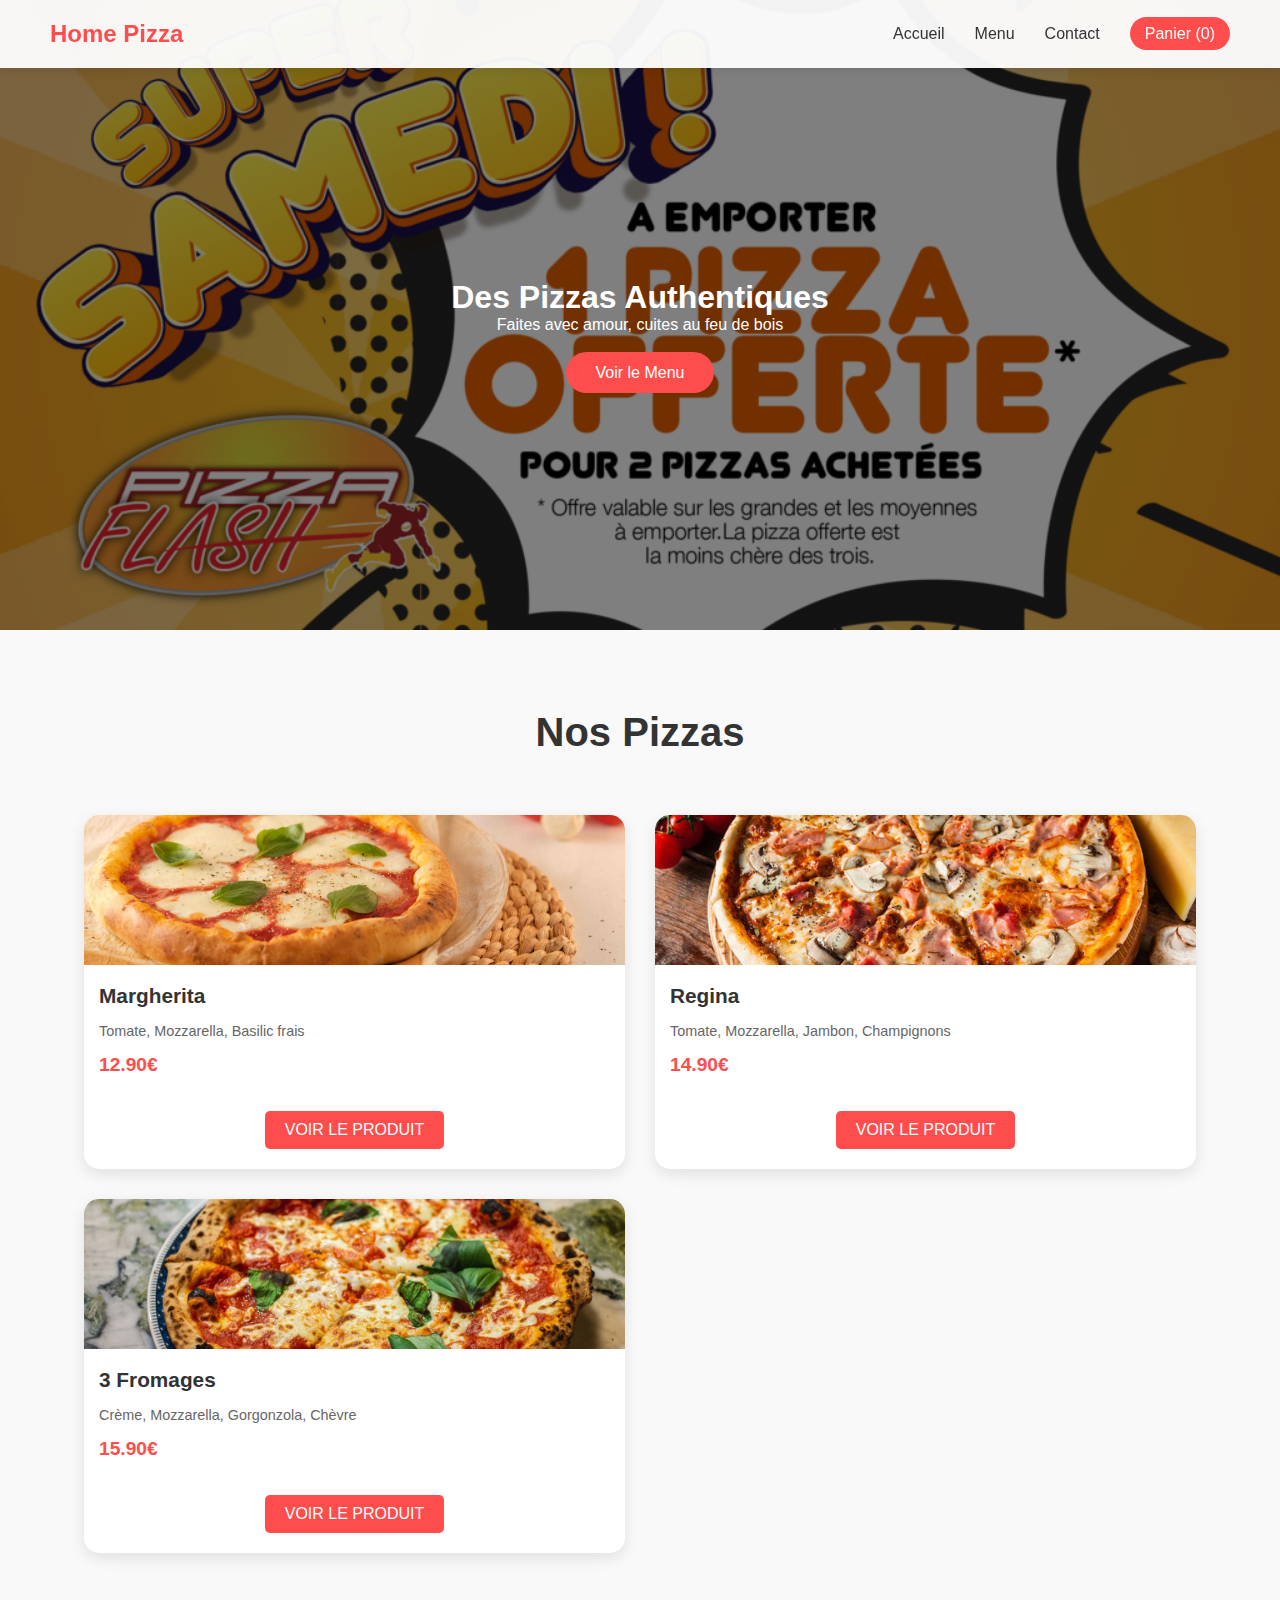
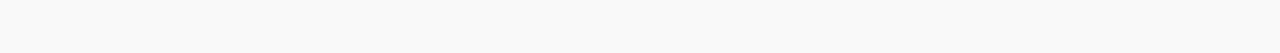
<file: index.html>
<!DOCTYPE html>
<html lang="fr">
<head>
    <meta charset="UTF-8">
    <meta name="viewport" content="width=device-width, initial-scale=1.0">
    <title>Home Pizza - Les Meilleures Pizzas</title>
    <link rel="stylesheet" href="styles.css">
</head>
<body>
    <nav>
        <div class="logo">Home Pizza</div>
        <ul>
            <li><a href="index.html">Accueil</a></li>
            <li><a href="#menu">Menu</a></li>
            <li><a href="contact.html">Contact</a></li>
            <li><a href="panier.html" class="panier">Panier  (<span id="panier-count">0</span>)</a> </li>
        </ul>
    </nav>

    <section id="accueil">
        <div class="contenu-accueil">
            <h1>Des Pizzas Authentiques</h1>
            <p>Faites avec amour, cuites au feu de bois</p>
            <a href="#menu" class="bouton-commander">Voir le Menu</a>
        </div>
    </section>

    <section id="menu">
        <h2>Nos Pizzas</h2>
        <div class="grille-pizzas">
            <!-- Pizza 1 -->
            <a href="produit1.html" style="text-decoration:none" class="carte-pizza">
                <img src="pizza-margherita.jpg" alt="Pizza Margherita">
                <h3>Margherita</h3>
                <p>Tomate, Mozzarella, Basilic frais</p>
                <span class="prix">12.90€</span>
                <button class="bouton-voir">Voir le produit</button>
            </a>

            <!-- Pizza 2 -->
            <a href="produit2.html" style="text-decoration:none" class="carte-pizza">
                <img src="pizza-regina-123rf.jpg" alt="Pizza Regina">
                <h3>Regina</h3>
                <p>Tomate, Mozzarella, Jambon, Champignons</p>
                <span class="prix">14.90€</span>
                <button class="bouton-voir">Voir le produit</button>
            </a>

            <!-- Pizza 3 -->
            <a href="produit3.html" style="text-decoration:none" class="carte-pizza">
                <img src="pizza-4fromge.jpg" alt="Pizza 4 Fromages">
                <h3>3 Fromages</h3>
                <p>Crème, Mozzarella, Gorgonzola, Chèvre</p>
                <span class="prix">15.90€</span>
                <button class="bouton-voir">Voir le produit</button>
            </a>
        </div>
    </section>
</body>
</html>
</file>
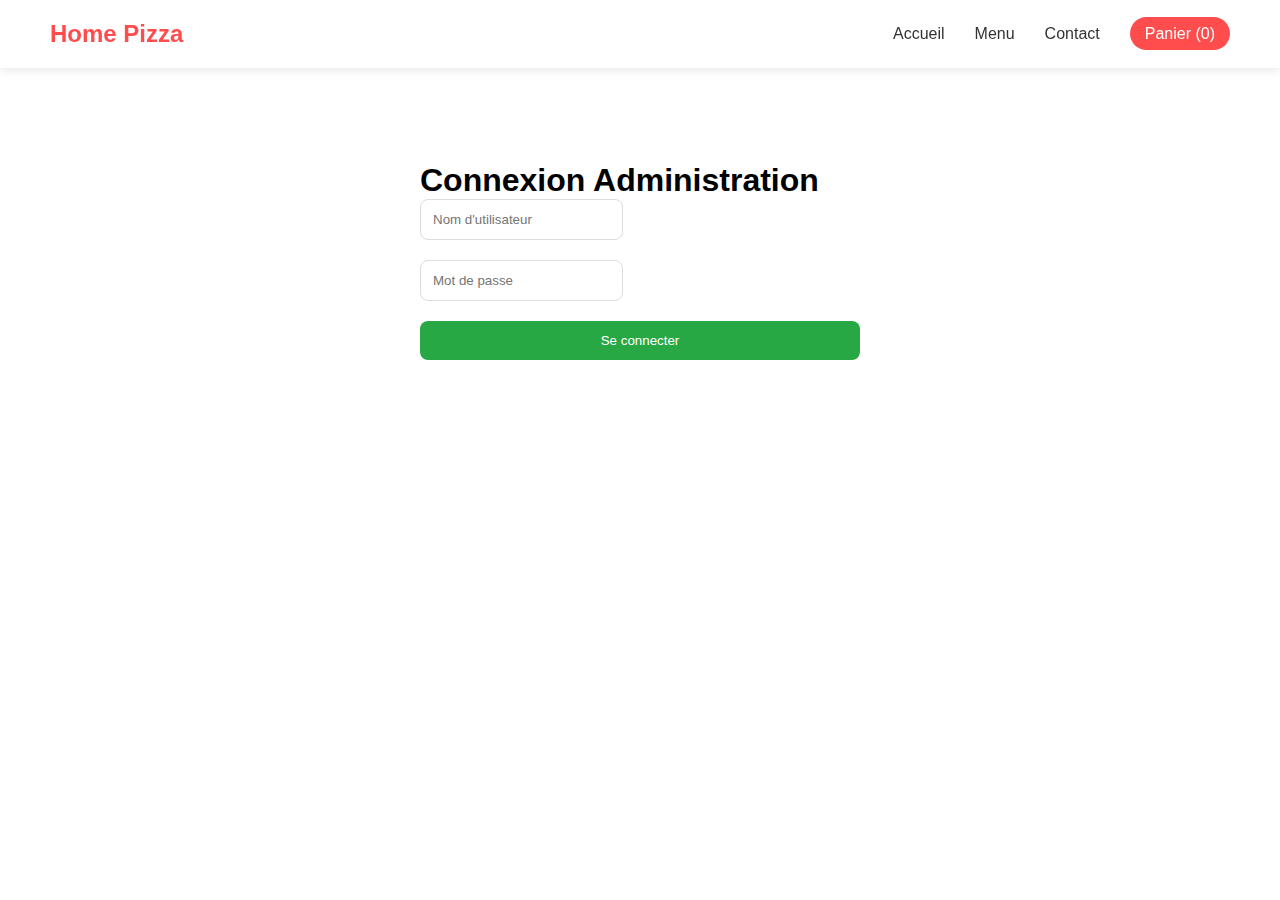
<file: admin-dashboard.html>
<!DOCTYPE html>
<html lang="fr">
<head>
    <meta charset="UTF-8">
    <meta name="viewport" content="width=device-width, initial-scale=1.0">
    <title>Tableau de Bord Admin - Home Pizza</title>
    <link rel="stylesheet" href="jnr.css">
    <link rel="stylesheet" href="admin.css">
</head>
<body>
    <nav>
        <div class="logo">Home Pizza - Admin</div>
        <ul>
            <li><a href="index.html">Site</a></li>
            <li><a href="#" onclick="deconnexion()">Déconnexion</a></li>
          </ul>
    </nav>

    

    <section class="section-admin admin-dashboard">
        <div class="conteneur-admin">
            <h1>Gestion des Commandes</h1>
            <div id="liste-commandes">
                <!-- Les commandes seront  ici  -->
            </div>
        </div>
    </section>

    <script src="admin.js"></script>
 </body>
</html>
</file>
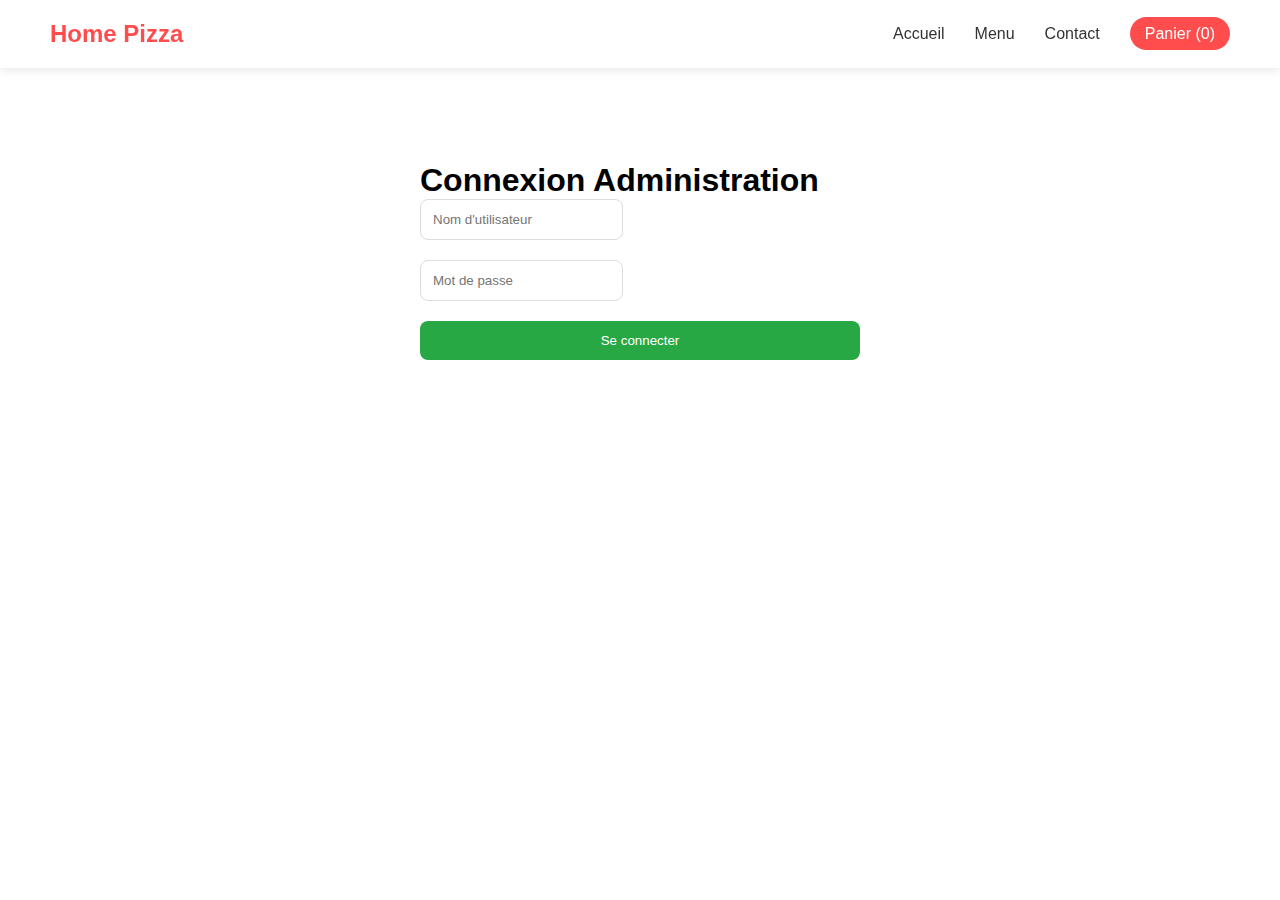
<file: admin-login.html>
<!DOCTYPE html>
<html lang="fr">
<head>
    <meta charset="UTF-8">
    <meta name="viewport" content="width=device-width, initial-scale=1.0">
    <title>Connexion Admin - Home Pizza</title>
    <link rel="stylesheet" href="jnr.css">
    <link rel="stylesheet" href="admin.css">
</head>
<body>
    <nav>
        <div class="logo">Home Pizza</div>
        <ul>
            <li><a href="index.html">Accueil</a></li>
            <li><a href="index.html#menu">Menu</a></li>
            <li><a href="contact.html">Contact</a></li>
            <li><a href="panier.html" class="panier">Panier  (<span id="panier-count">0</span>)</a></li>
        </ul>
    </nav>

    <section class="admin-login">
        <div class="conteneur-connexion">
           
            <form class="formulaire-connexion" id="loginForm" onsubmit="return connexionAdmin(event)">
                <div class="form-group">
                      <h1>Connexion Administration</h1>
                    <input type="text" id="identifiant" class="champ-saisie" placeholder="Nom d'utilisateur" required>
                </div>
                <div class="form-group">
                    <input type="password" id="motdepasse" class="champ-saisie" placeholder="Mot de passe" required>
                </div>
                <button type="submit" class="bouton-valider">Se connecter</button>
            </form>
        </div>
    </section>

    <script src="admin.js"></script>
</body>
</html>
</file>
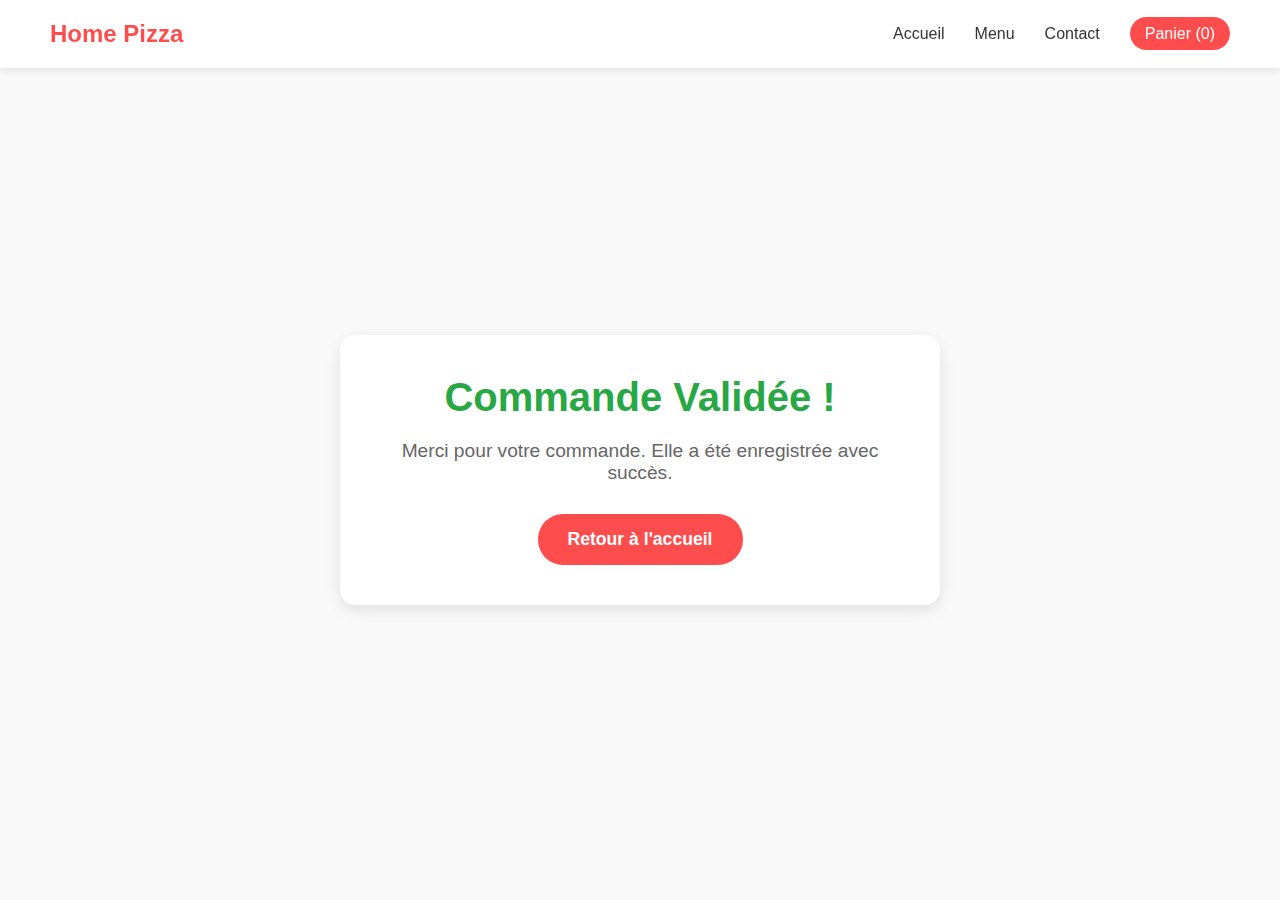
<file: confirmation.html>
<!DOCTYPE html>
<html lang="fr">
<head>
    <meta charset="UTF-8">
    <meta name="viewport" content="width=device-width, initial-scale=1.0">
    <title>Commande Confirmée - Home Pizza</title>
    <link rel="stylesheet" href="jnr.css">
</head>
<body>
    <nav>
        <div class="logo">Home Pizza</div>
        <ul>
            <li><a href="index.html">Accueil</a></li>
            <li><a href="index.html#menu">Menu</a></li>
            <li><a href="contact.html">Contact</a></li>
            <li><a href="panier.html" class="panier">Panier  (<span id="panier-count">0</span>)</a> </li>
        </ul>
    </nav>

    <section class="confirmation">
        <div class="confirmation-container">
            <h1>Commande Validée !</h1>
            <p>Merci pour votre commande. Elle a été enregistrée avec succès.</p>
            <a href="index.html" class="btn-commander">Retour à l'accueil</a>
        </div>
    </section>

    <script src="panier.js"></script>
</body>
</html>
</file>
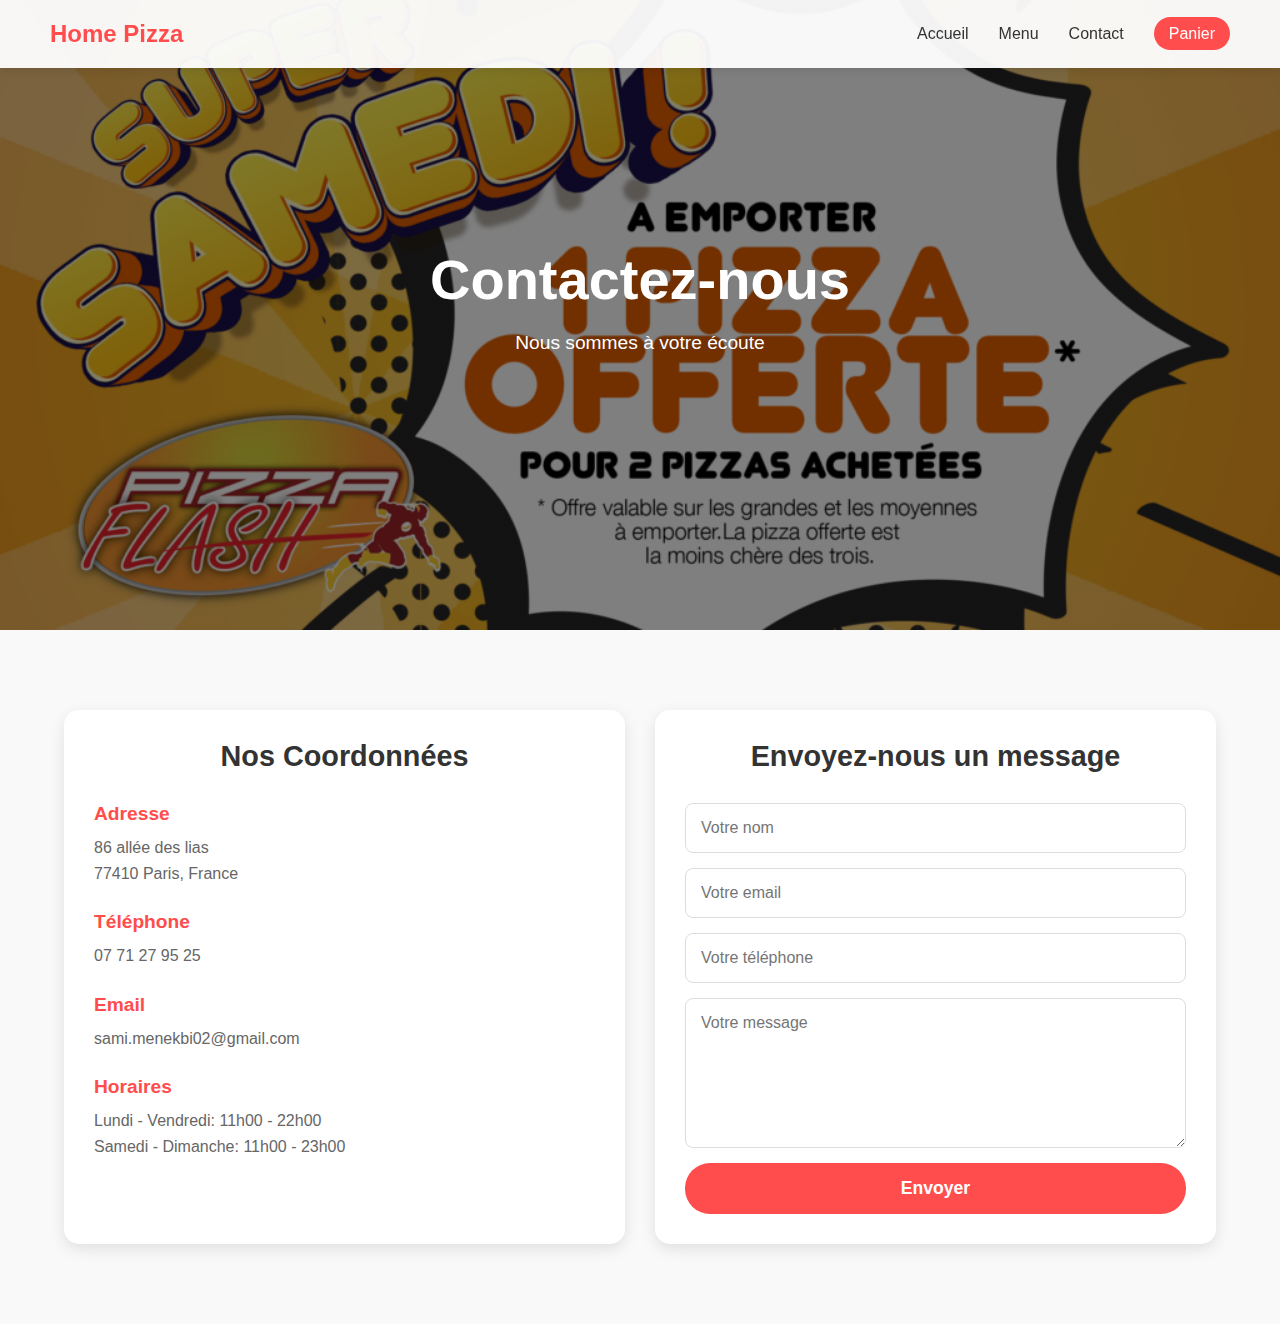
<file: contact.html>
<!DOCTYPE html>
<html lang="fr">
<head>
    <meta charset="UTF-8">
    <meta name="viewport" content="width=device-width, initial-scale=1.0">
    <title>Home Pizza - Contact</title>
    <link rel="stylesheet" href="jnr.css">
</head>
<body>
    <nav>
        <div class="logo">Home Pizza</div>
        <ul>
            <li><a href="index.html">Accueil</a></li>
             <li><a href="index.html#menu">Menu</a></li>
            <li><a href="contact.html">Contact</a></li>
            <li><a href="panier.html" class="panier">Panier </a></li>
        </ul>
    </nav>

    <section id="hero">
        <div class="hero-content">
          <h1>Contactez-nous</h1>
            <p>Nous sommes à votre écoute</p>
        </div>
    </section>

<section id="contact">
        <div class="grid-contact">
        <div class="carte-contact">
                <h3>Nos Coordonnées</h3>
            <div class="info-block">
                <h4>Adresse</h4>
                <p>86 allée des lias</p>
                 <p>77410 Paris, France</p>
                </div>
                <div class="info-block">
                    <h4>Téléphone</h4>
                    <p>07 71 27 95 25</p>
                </div>
                <div class="info-block">
                    <h4>Email</h4>
                    <p>sami.menekbi02@gmail.com</p>
                </div>
                <div class="info-block">
                    <h4>Horaires</h4>
                    <p>Lundi - Vendredi: 11h00 - 22h00</p>
                    <p>Samedi - Dimanche: 11h00 - 23h00</p>
                </div>
            </div>

            <div class="carte-contact">
                <h3>Envoyez-nous un message</h3>
                <form class="contact-form" id="contactForm">
                    <input type="text" name="nom" placeholder="Votre nom" required>
                    <input type="email" name="email" placeholder="Votre email" required>
                    <input type="tel" name="telephone" placeholder="Votre téléphone">
                    <textarea name="message" placeholder="Votre message" required></textarea>
                    <button type="button" class="btn-commander" onclick="verifierEtRediriger()">
                         Envoyer
                    </button>
                </form>
            </div>
            <script>
                function verifierEtRediriger() {
                     let form = document.getElementById("contactForm");
                    if (form.checkValidity()) {
                        window.location.href = 'env_mail.html';
                } else {
                        form.reportValidity();
                    }
                }
            </script>
            
            </div>
        </div>
    </section>
    
</body>
</html>
</file>
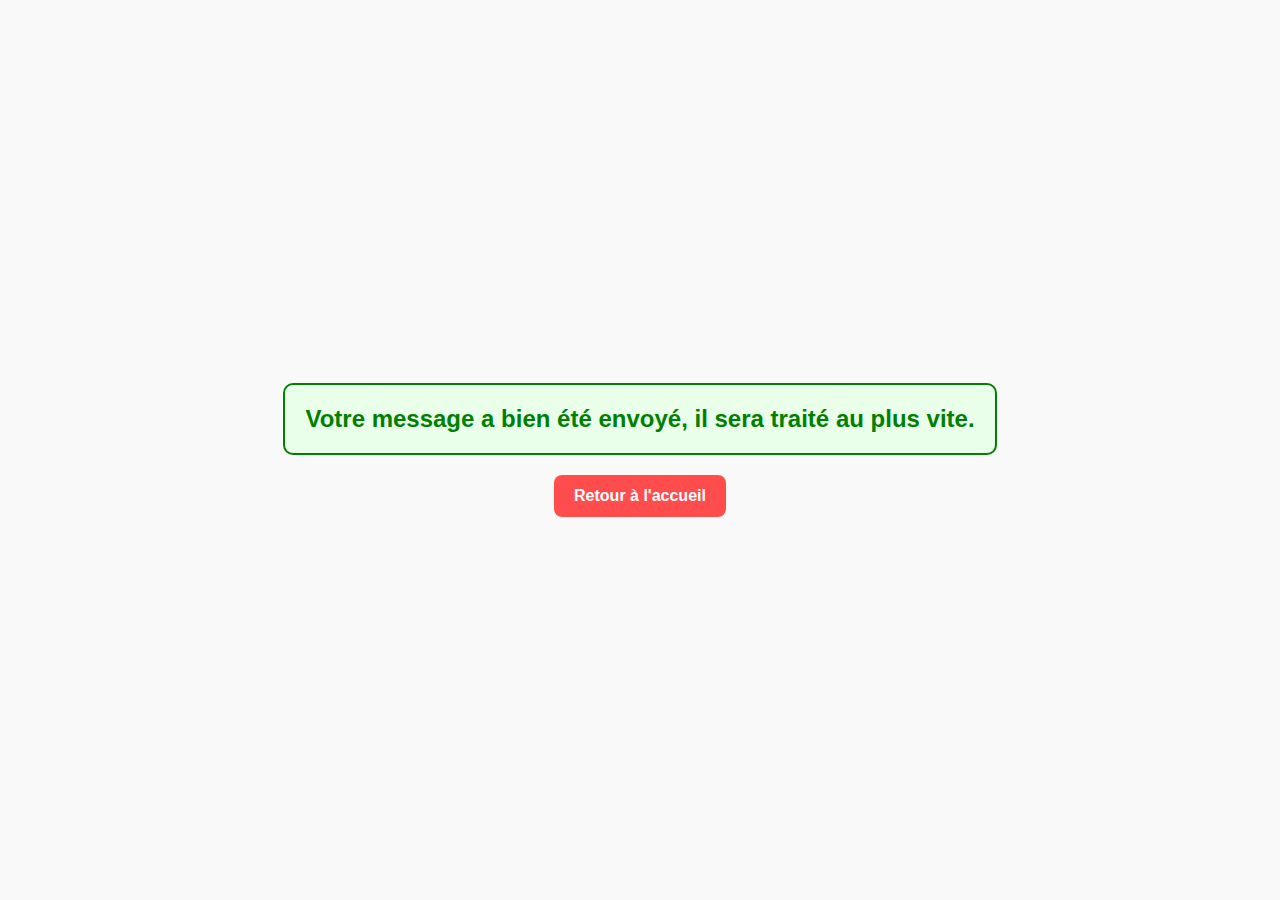
<file: env_mail.html>
<!DOCTYPE html>
<html lang="fr">
<head>
    <meta charset="UTF-8">
    <meta name="viewport" content="width=device-width, initial-scale=1.0">
    <title>Message Envoyé</title>
    <style>
        body {
            display: flex;
            justify-content: center;
            align-items: center;
            height: 100vh;
            background-color: #f9f9f9;
            margin: 0;
            font-family: Arial, sans-serif;
            flex-direction: column;
        }
        .message {
            color: green;
            font-size: 1.5rem;
            font-weight: bold;
            text-align: center;
            padding: 20px;
            border: 2px solid green;
            border-radius: 10px;
            background-color: #eaffea;
            margin-bottom: 20px;
        }
        .btn-retour {
            background-color: #ff4d4d;
            color: white;
            padding: 12px 20px;
            font-size: 1rem;
            font-weight: bold;
            border: none;
            border-radius: 8px;
            cursor: pointer;
            text-decoration: none;
        }
        .btn-retour:hover {
            background-color: #cc0000;
        }
    </style>
</head>
<body>
    <div class="message">
        Votre message a bien été envoyé, il sera traité au plus vite.
    </div>
    <a href="index.html" class="btn-retour">Retour à l'accueil</a>
</body>
</html>
</file>
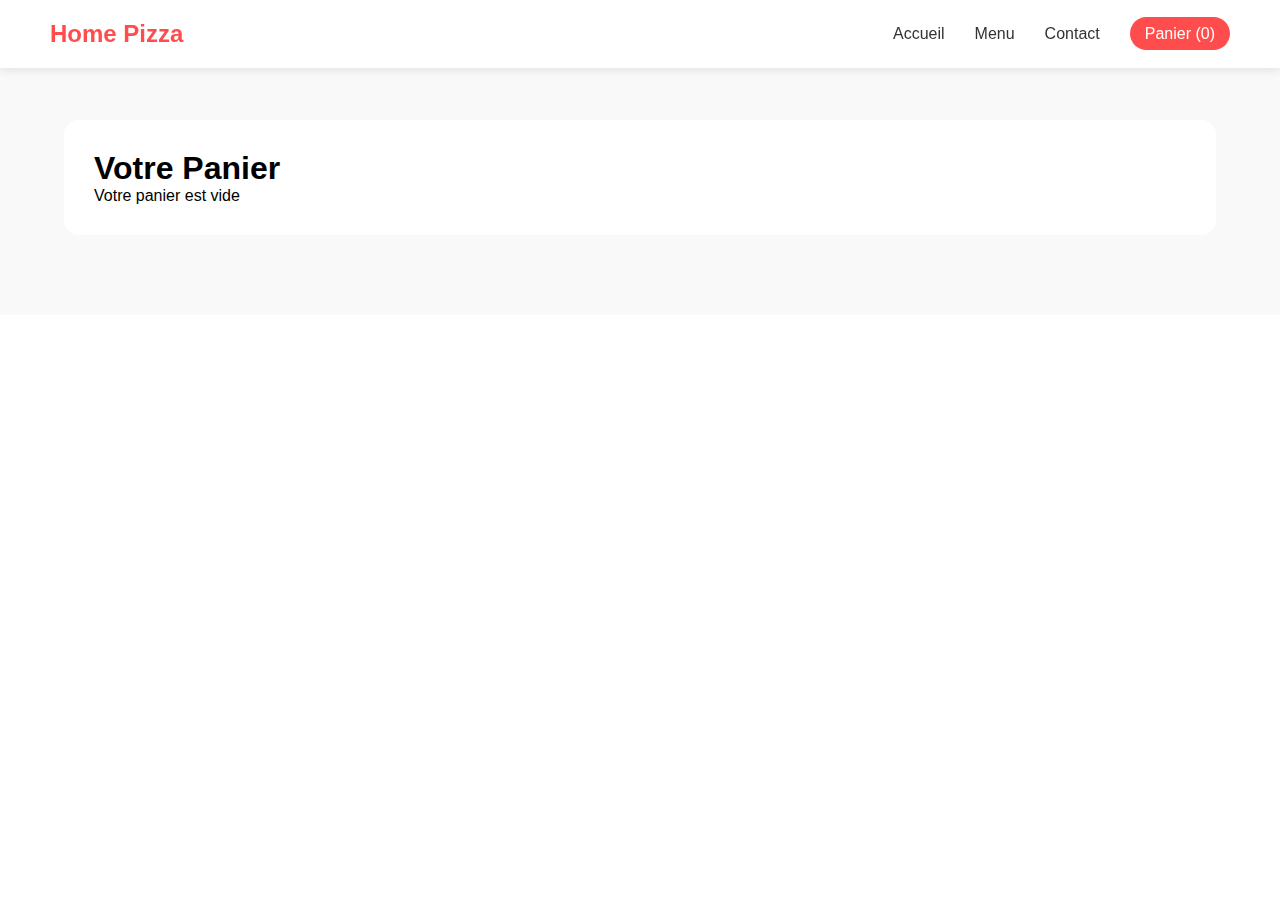
<file: panier.html>
<!DOCTYPE html>
<html lang="fr">
<head>
    <meta charset="UTF-8">
    <meta name="viewport" content="width=device-width, initial-scale=1.0">
    <title>Panier - Home Pizza</title>
    <link rel="stylesheet" href="styles.css">
</head>
<body>
    <nav>
        <div class="logo">Home Pizza</div>
        <ul>
            <li><a href="index.html">Accueil</a></li>
            <li><a href="index.html#menu">Menu</a></li>
            <li><a href="contact.html">Contact</a></li>
             <li><a href="panier.html" class="panier">Panier  (<span id="panier-count">0</span>)</a> </li>
        </ul>
    </nav>

    <section class="section-panier">
        <div class="conteneur-panier">
            <h1>Votre Panier</h1>
            <div id="liste-panier">
                <!-- ajout dinamique -->
            </div>
            <div id="message-vide" class="panier-vide">
                Votre panier est vide
            </div>
            <div id="total-panier" class="total-panier">
                <h3>Total : <span id="prix-total">0.00</span>€</h3>
                <button id="commander" class="bouton-commander">Commander</button>
            </div>
        </div>
    </section>

<script src="panier.js"></script>
</body>
</html>
</file>
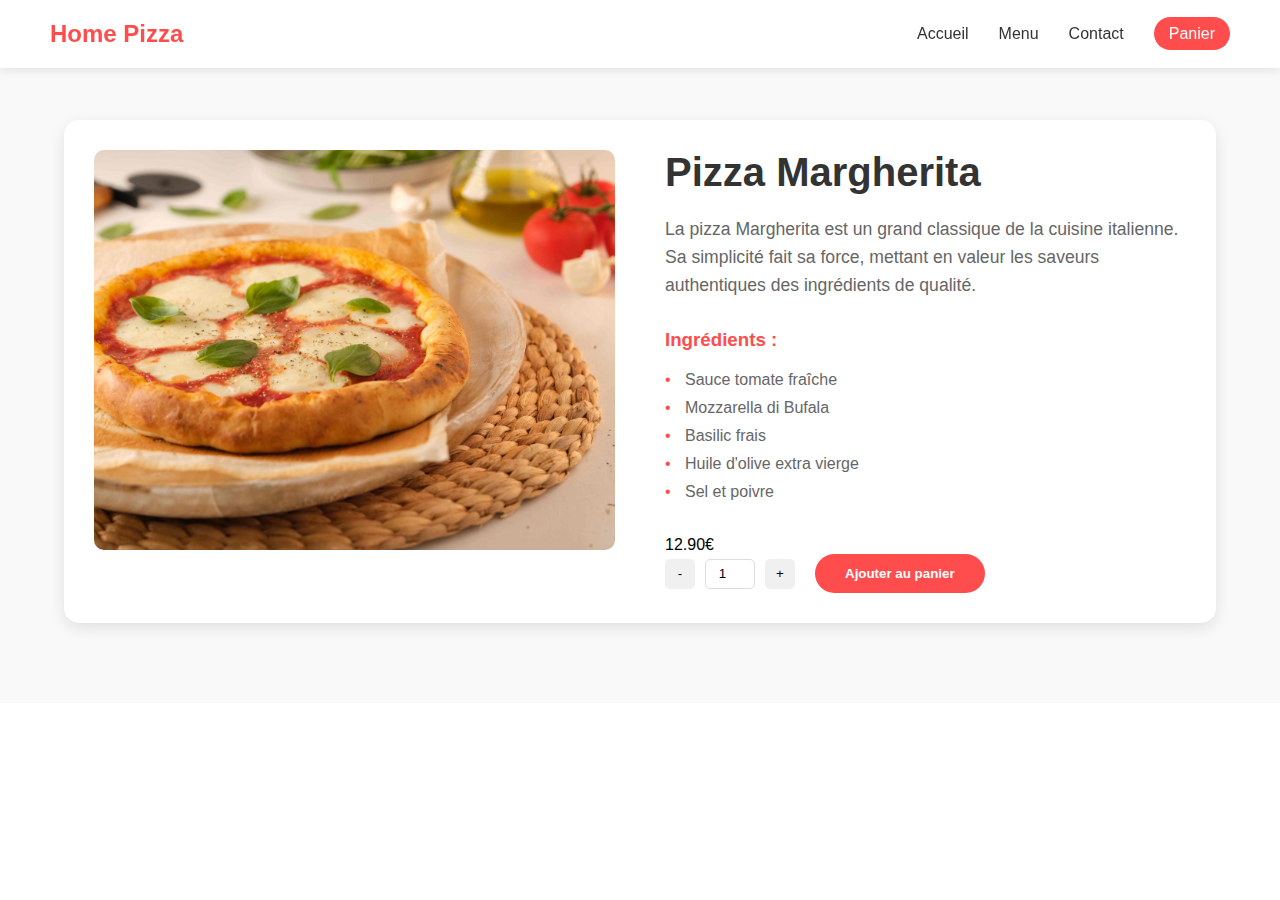
<file: produit1.html>
<!DOCTYPE html>
<html lang="fr">
<head>
    <meta charset="UTF-8">
    <meta name="viewport" content="width=device-width, initial-scale=1.0">
    <title>Pizza Margherita - Home Pizza</title>
    <link rel="stylesheet" href="jnr.css">
    <script src="panier.js"></script>
</head>
<body>
    <nav>
        <div class="logo">Home Pizza</div>
        <ul>
            <li><a href="index.html">Accueil</a></li>
            <li><a href="index.html#menu">Menu</a></li>
            <li><a href="contact.html">Contact</a></li>
            <li><a href="panier.html" class="panier">Panier</a></li>
        </ul>
    </nav>

    <section class="produit-details">
        <div class="produit-container">
            <div class="produit-image">
                <img src="pizza-margherita.jpg" alt="Pizza Margherita">
            </div>
            <div class="produit-info">
                <h1>Pizza Margherita</h1>
                <p class="description">La pizza Margherita est un grand classique de la cuisine italienne. Sa simplicité fait sa force, mettant en valeur les saveurs authentiques des ingrédients de qualité.</p>
                <div class="ingredients">
                    <h3>Ingrédients :</h3>
                    <ul>
                        <li>Sauce tomate fraîche</li>
                        <li>Mozzarella di Bufala</li>
                        <li>Basilic frais</li>
                        <li>Huile d'olive extra vierge</li>
                        <li>Sel et poivre</li>
                    </ul>
                </div>
                <div class="prix">12.90€</div>
                <div class="actions">
                    <div class="quantite">
                        <button class="moins">-</button>
                        <input type="number" value="1" min="1">
                        <button class="plus">+</button>
                    </div>
                    <button onclick="ajouterPizza('margherita', 'Pizza Margherita', 12.90, 'pizza-margherita.jpg')" class="ajouter-panier">
                        Ajouter au panier
                    </button>
                </div>
            </div>
        </div>
    </section>
    <script src="panier.js"></script>
</body>
</html>
</file>
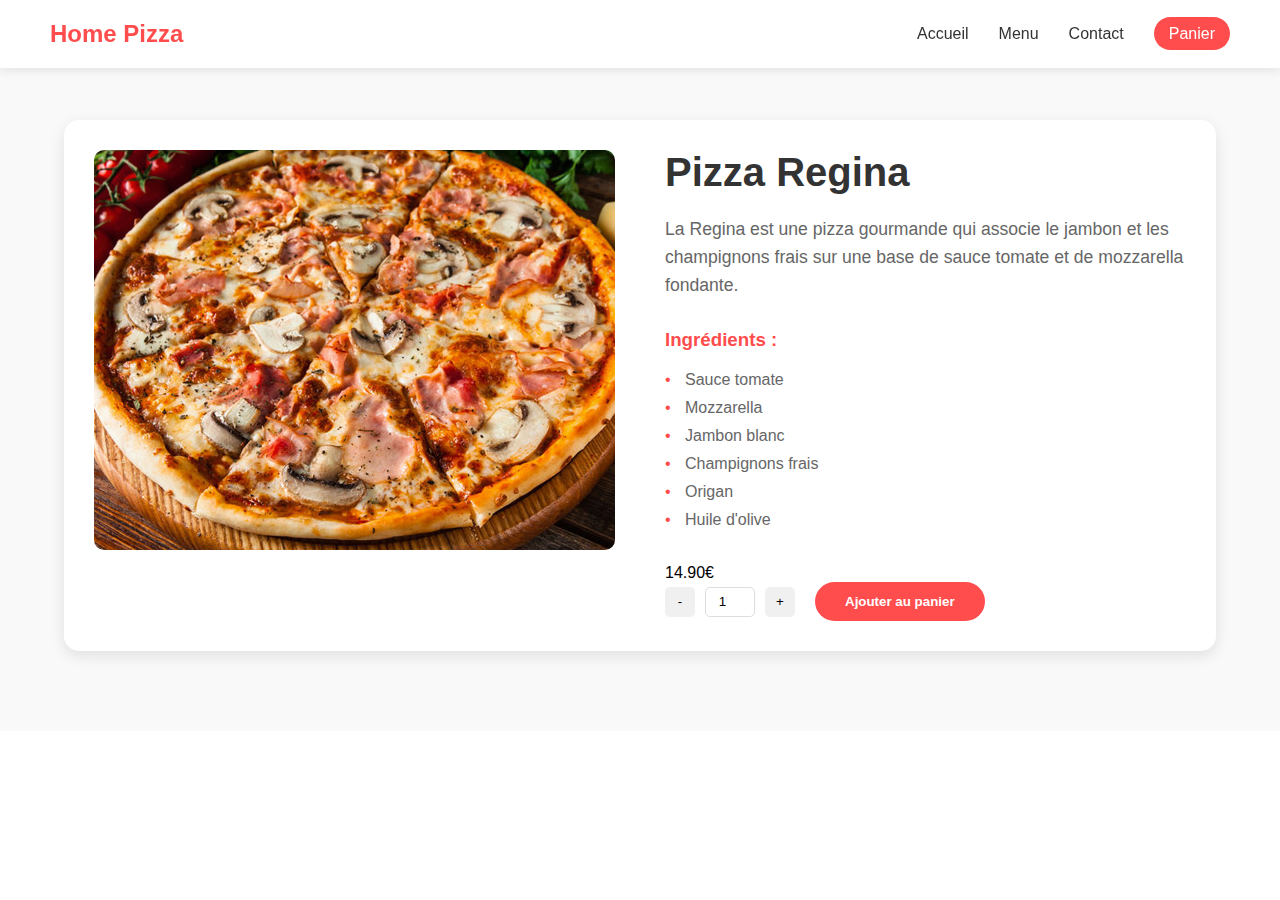
<file: produit2.html>
<!DOCTYPE html>
<html lang="fr">
<head>
    <meta charset="UTF-8">
    <meta name="viewport" content="width=device-width, initial-scale=1.0">
    <title>Pizza Regina - Home Pizza</title>
    <link rel="stylesheet" href="jnr.css">
    <script src="panier.js"></script>
</head>
<body>
    <nav>
        <div class="logo">Home Pizza</div>
        <ul>
            <li><a href="index.html">Accueil</a></li>
            <li><a href="index.html#menu">Menu</a></li>
            <li><a href="contact.html">Contact</a></li>
            <li><a href="panier.html" class="panier">Panier </a></li>
        </ul>
    </nav>

    <section class="produit-details">
        <div class="produit-container">
            <div class="produit-image">
                <img src="pizza-regina-123rf.jpg" alt="Pizza Regina">
            </div>
            <div class="produit-info">
                <h1>Pizza Regina</h1>
                <p class="description">La Regina est une pizza gourmande qui associe le jambon et les champignons frais sur une base de sauce tomate et de mozzarella fondante.</p>
                <div class="ingredients">
                    <h3>Ingrédients :</h3>
                    <ul>
                        <li>Sauce tomate</li>
                        <li>Mozzarella</li>
                        <li>Jambon blanc</li>
                        <li>Champignons frais</li>
                        <li>Origan</li>
                        <li>Huile d'olive</li>
                    </ul>
                </div>
                <div class="prix">14.90€</div>
                <div class="actions">
                    <div class="quantite">
                        <button class="moins">-</button>
                        <input type="number" value="1" min="1">
                        <button class="plus">+</button>
                    </div>
                    <button onclick="ajouterPizza('regina', 'Pizza Regina', 14.90, 'pizza-regina-123rf.jpg')" class="ajouter-panier">
                        Ajouter au panier
                    </button>
                </div>
            </div>
        </div>
    </section>
</body>
</html>
</file>
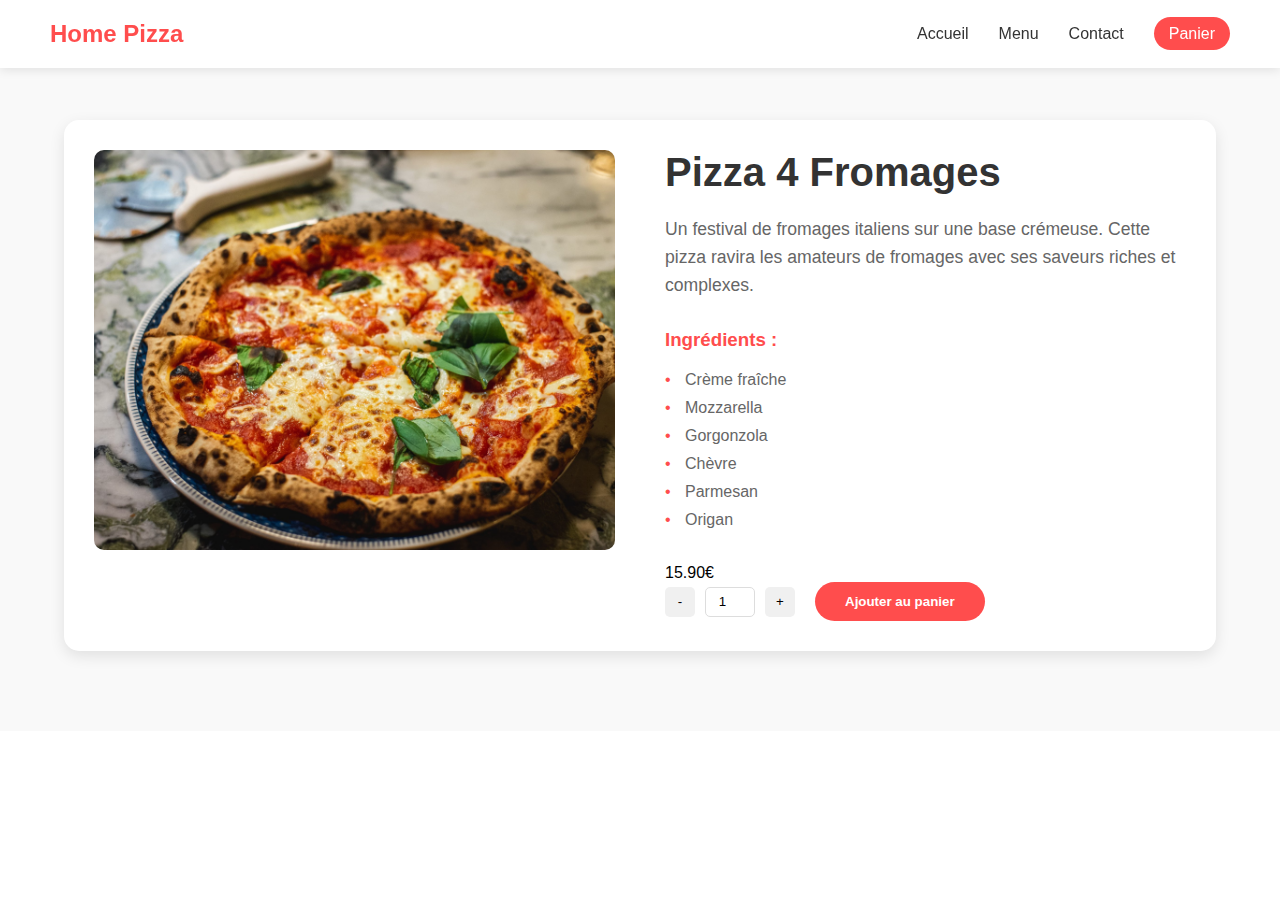
<file: produit3.html>
<!DOCTYPE html>
<html lang="fr">
<head>
    <meta charset="UTF-8">
    <meta name="viewport" content="width=device-width, initial-scale=1.0">
    <title>Pizza 4 Fromages - Home Pizza</title>
    <link rel="stylesheet" href="jnr.css">
    <script src="panier.js"></script>
</head>
<body>
    <nav>
        <div class="logo">Home Pizza</div>
        <ul>
            <li><a href="index.html">Accueil</a></li>
            <li><a href="index.html#menu">Menu</a></li>
            <li><a href="contact.html">Contact</a></li>
            <li><a href="panier.html" class="panier">Panier</a></li>
        </ul>
    </nav>

    <section class="produit-details">
        <div class="produit-container">
            <div class="produit-image">
                <img src="pizza-4fromge.jpg" alt="Pizza 4 Fromages">
            </div>
            <div class="produit-info">
                <h1>Pizza 4 Fromages</h1>
                <p class="description">Un festival de fromages italiens sur une base crémeuse. Cette pizza ravira les amateurs de fromages avec ses saveurs riches et complexes.</p>
                <div class="ingredients">
                    <h3>Ingrédients :</h3>
                    <ul>
                        <li>Crème fraîche</li>
                        <li>Mozzarella</li>
                        <li>Gorgonzola</li>
                        <li>Chèvre</li>
                        <li>Parmesan</li>
                        <li>Origan</li>
                    </ul>
                </div>
                <div class="prix">15.90€</div>
                <div class="actions">
                    <div class="quantite">
                        <button class="moins">-</button>
                        <input type="number" value="1" min="1">
                        <button class="plus">+</button>
                    </div>
                    <button onclick="ajouterPizza('4-fromages', 'Pizza 4 Fromages', 15.90, 'pizza-4fromge.jpg')" class="ajouter-panier">
                        Ajouter au panier
                    </button>
                </div>
            </div>
        </div>
    </section>
</body>
</html>
</file>
<file: styles.css>
:root {
    --couleur-principale: #ff4d4d;
    --couleur-secondaire: #333;
    --couleur-fond: #f9f9f9;
    --couleur-texte: #666;
}

body {
    margin: 0;
    font-family: Arial, sans-serif;
}

.navigation {
    position: fixed;
    width: 100%;
    background: white;
    padding: 20px 5%;
    box-shadow: 0 2px 5px rgba(0,0,0,0.1);
}

.contenu-accueil {
    text-align: center;
    padding: 150px 20px;
}

.bouton-commander {
    align-self: center;
    position: relative;
    top: 30px;
}

#accueil {
    height: 70vh;
    background: linear-gradient(rgba(0,0,0,0.5),rgba(0,0,0,0.5)), url('images/hero-pizza..png') no-repeat center center;
    background-size: cover;
    display: flex;
    align-items: center;
    justify-content: center;
    text-align: center;
    color: white;
}

.grille-pizzas {
    display: grid;
    grid-template-columns: repeat(2, 1fr);
    gap: 30px;
    padding: 20px;
}

.carte-pizza {
    background: white;
    border-radius: 15px;
    overflow: hidden;
    box-shadow: 0 5px 15px rgba(0,0,0,0.1);
    transition: transform 0.3s;
}

.bouton-commander {
    background: var(--couleur-principale);
    color: white;
    padding: 12px 30px;
    border-radius: 25px;
    text-decoration: none;
}

.section-panier {
    padding: 120px 5% 80px;
    background: var(--couleur-fond);
}

.conteneur-panier {
    max-width: 1200px;
    margin: 0 auto;
    background: white;
    border-radius: 15px;
    padding: 30px;
}

.bouton-voir {
    display: block;
    margin: 20px auto;
    padding: 10px 20px;
    background-color: var(--couleur-principale);
    color: #fff;
    border: none;
    border-radius: 5px;
    font-size: 1rem;
    text-transform: uppercase;
    cursor: pointer;
    transition: background-color 0.3s ease;
    text-align: center;
}

.bouton-voir:hover {
    background-color: #ff3333;
}

@media (max-width: 768px) {
    .grille-pizzas {
        grid-template-columns: 1fr;
    }
}

* {
    margin: 0;
    padding: 0;
    box-sizing: border-box;
    font-family: 'Arial', sans-serif;
}

nav {
    position: fixed;
    width: 100%;
    padding: 20px 50px;
    display: flex;
    justify-content: space-between;
    align-items: center;
    background: rgba(255,255,255,0.95);
    box-shadow: 0 2px 10px rgba(0,0,0,0.1);
    z-index: 1000;
}

.logo {
    font-size: 24px;
    font-weight: bold;
    color: #ff4d4d;
}

nav ul {
    display: flex;
    list-style: none;
    gap: 30px;
}

nav a {
    text-decoration: none;
    color: #333;
    font-weight: 500;
    transition: color 0.3s;
}

nav a:hover {
    color: #ff4d4d;
}

.panier {
    background: #ff4d4d;
    color: white !important;
    padding: 8px 15px;
    border-radius: 25px;
}

#hero {
    height: 70vh;
    background: linear-gradient(rgba(0,0,0,0.5),rgba(0,0,0,0.5)), url('images/hero-pizza..png');
    background-size: cover;
    background-position: center;
    display: flex;
    align-items: center;
    justify-content: center;
    text-align: center;
    color: white;
}

.hero-content h1 {
    font-size: 3.5rem;
    margin-bottom: 20px;
}

.hero-content p {
    font-size: 1.2rem;
    margin-bottom: 30px;
}

.btn-commander {
    display: inline-block;
    padding: 15px 30px;
    background: #ff4d4d;
    color: white;
    text-decoration: none;
    border-radius: 30px;
    font-weight: bold;
    transition: transform 0.3s;
}

.btn-commander:hover {
    transform: scale(1.05);
}

#menu {
    padding: 80px 5%;
    background: #f9f9f9;
}

#menu h2 {
    text-align: center;
    font-size: 2.5rem;
    margin-bottom: 40px;
    color: #333;
}

.grid-pizzas {
    display: grid;
    grid-template-columns: repeat(2, 1fr);
    gap: 30px;
    padding: 0 20px;
}

.carte-pizza {
    background: white;
    border-radius: 15px;
    overflow: hidden;
    box-shadow: 0 5px 15px rgba(0,0,0,0.1);
    transition: transform 0.3s;
}

.carte-pizza:hover {
    transform: translateY(-10px);
}

.carte-pizza img {
    width: 100%;
    height: 150px;
    object-fit: cover;
}

.carte-pizza h3 {
    padding: 15px;
    font-size: 1.3rem;
    color: #333;
}

.carte-pizza p {
    padding: 0 15px;
    color: #666;
    font-size: 0.9rem;
}

.prix {
    display: block;
    padding: 15px;
    font-size: 1.2rem;
    font-weight: bold;
    color: #ff4d4d;
}

.btn-ajouter {
    width: 100%;
    padding: 15px;
    border: none;
    background: #ff4d4d;
    color: white;
    font-weight: bold;
    cursor: pointer;
    transition: background 0.3s;
}

.btn-ajouter:hover {
    background: #ff3333;
}

@media (max-width: 768px) {
    nav {
        padding: 15px 20px;
    }
    nav ul {
        gap: 15px;
    }
    .hero-content h1 {
        font-size: 2.5rem;
    }
    .grid-pizzas {
        grid-template-columns: 1fr;
    }
}

#contact {
    padding: 80px 5%;
    background: #f9f9f9;
}

.grid-contact {
    display: grid;
    grid-template-columns: repeat(2, 1fr);
    gap: 30px;
    max-width: 1200px;
    margin: 0 auto;
}

.carte-contact {
    background: white;
    border-radius: 15px;
    padding: 30px;
    box-shadow: 0 5px 15px rgba(0,0,0,0.1);
}

.carte-contact h3 {
    color: #333;
    font-size: 1.8rem;
    margin-bottom: 30px;
    text-align: center;
}

.info-block {
    margin-bottom: 25px;
}

.info-block h4 {
    color: #ff4d4d;
    margin-bottom: 10px;
    font-size: 1.2rem;
}

.info-block p {
    color: #666;
    line-height: 1.6;
}

.contact-form {
    display: flex;
    flex-direction: column;
    gap: 15px;
}

.contact-form input,
.contact-form textarea {
    padding: 15px;
    border: 1px solid #ddd;
    border-radius: 8px;
    font-size: 1rem;
}

.contact-form textarea {
    height: 150px;
    resize: vertical;
}

.pizza-panier img {
    width: 140px;
    height: 130px;
    object-fit: cover;
    border-radius: 10px;
}

@media (max-width: 768px) {
    .grid-contact {
        grid-template-columns: 1fr;
    }
    .carte-contact {
        padding: 20px;
    }
}

.confirmation {
    padding: 120px 5% 80px;
    background: #f9f9f9;
    min-height: 100vh;
    display: flex;
    align-items: center;
    justify-content: center;
}

.confirmation-container {
    max-width: 600px;
    width: 100%;
    background: white;
    border-radius: 15px;
    padding: 40px;
    text-align: center;
    box-shadow: 0 5px 15px rgba(0,0,0,0.1);
}

.confirmation-container h1 {
    color: #28a745;
    margin-bottom: 20px;
    font-size: 2.5rem;
}

.confirmation-container p {
    color: #666;
    font-size: 1.2rem;
    margin-bottom: 30px;
}

.confirmation-container .btn-commander {
    display: inline-block;
    padding: 15px 30px;
    background: #ff4d4d;
    color: white;
    text-decoration: none;
    border-radius: 25px;
    font-weight: bold;
    transition: background 0.3s;
}

.confirmation-container .btn-commander:hover {
    background: #ff3333;
}
</file>
<file: jnr.css>
* {
    margin: 0;
    padding: 0;
    box-sizing: border-box;
    font-family: 'Arial', sans-serif;
}

#contact {
    padding: 80px 5%;
    background: #f9f9f9;
    width: 100%;
    margin: 0;
}

.grid-contact {
    display: grid;
    grid-template-columns: repeat(2, 1fr);
    gap: 30px;
    max-width: 1200px;
    margin: 0 auto;
}

.carte-contact {
    background: white;
    border-radius: 15px;
    padding: 30px;
    box-shadow: 0 5px 15px rgba(0, 0, 0, 0.1);
}

.carte-contact h3 {
    color: #333;
    font-size: 1.8rem;
    margin-bottom: 30px;
    text-align: center;
}

.info-block {
    margin-bottom: 25px;
}

.info-block h4 {
    color: #ff4d4d;
    margin-bottom: 10px;
    font-size: 1.2rem;
}

.info-block p {
    color: #666;
    line-height: 1.6;
}

.contact-form {
    display: flex;
    flex-direction: column;
    gap: 15px;
}

.contact-form input,
.contact-form textarea {
    padding: 15px;
    border: 1px solid #ddd;
    border-radius: 8px;
    font-size: 1rem;
}

.contact-form textarea {
    height: 150px;
    resize: vertical;
}

@media (max-width: 768px) {
    nav {
        padding: 15px 20px;
    }
    
    nav ul {
        gap: 15px;
        font-size: 0.9rem;
    }
    
    .panier {
        padding: 6px 12px;
        font-size: 0.9rem;
    }
    
    .hero-content h1 {
        font-size: 2.5rem;
        padding: 0 20px;
    }
    
    .grid-contact {
        grid-template-columns: 1fr;
        padding: 0 20px;
    }
    
    .carte-contact {
        padding: 20px;
        margin: 0;
    }
}

@media (max-width: 480px) {
    nav {
        padding: 10px;
    }
    
    nav ul {
        gap: 10px;
        font-size: 0.8rem;
    }
    
    .logo {
        font-size: 20px;
    }
    
    .panier {
        padding: 5px 10px;
    }
}

nav {
    position: fixed;
    width: 100%;
    padding: 20px 50px;
    display: flex;
    justify-content: space-between;
    align-items: center;
    background: rgba(255, 255, 255, 0.95);
    box-shadow: 0 2px 10px rgba(0, 0, 0, 0.1);
    z-index: 1000;
}

.logo {
    font-size: 24px;
    font-weight: bold;
    color: #ff4d4d;
}

nav ul {
    display: flex;
    list-style: none;
    gap: 30px;
}

nav a {
    text-decoration: none;
    color: #333;
    font-weight: 500;
    transition: color 0.3s;
}

nav a:hover {
    color: #ff4d4d;
}

.panier {
    background: #ff4d4d;
    color: white !important;
    padding: 8px 15px;
    border-radius: 25px;
}

#hero {
    height: 70vh;
    background: linear-gradient(rgba(0, 0, 0, 0.5), rgba(0, 0, 0, 0.5)),
                url('images/hero-pizza..png');
    background-size: cover;
    background-position: center;
    display: flex;
    align-items: center;
    justify-content: center;
    text-align: center;
    color: white;
    width: 100%;
    margin: 0;
    padding: 0;
}

.hero-content h1 {
    font-size: 3.5rem;
    margin-bottom: 20px;
}

.hero-content p {
    font-size: 1.2rem;
    margin-bottom: 30px;
}

.carte-pizza {
    background: white;
    border-radius: 15px;
    overflow: hidden;
    box-shadow: 0 5px 15px rgba(0, 0, 0, 0.1);
    transition: transform 0.3s;
    text-decoration: none;
    display: block;
    color: inherit;
}

.carte-pizza:hover {
    transform: translateY(-10px);
}

.carte-pizza img {
    width: 100%;
    height: 200px;
    object-fit: cover;
}

.carte-pizza h3 {
    padding: 15px;
    font-size: 1.3rem;
    color: #333;
}

.carte-pizza p {
    padding: 0 15px;
    color: #666;
    font-size: 0.9rem;
}

.carte-pizza .prix {
    display: block;
    padding: 15px;
    font-size: 1.2rem;
    font-weight: bold;
    color: #ff4d4d;
}

.carte-pizza .btn-ajouter {
    width: 100%;
    padding: 15px;
    border: none;
    background: #ff4d4d;
    color: white;
    font-weight: bold;
    cursor: pointer;
    transition: background 0.3s;
}

.carte-pizza .btn-ajouter:hover {
    background: #ff3333;
}

/* Styles pour les pages de produits individuels */
.produit-details {
    padding: 120px 5% 80px;
    background: #f9f9f9;
}

.produit-container {
    max-width: 1200px;
    margin: 0 auto;
    display: grid;
    grid-template-columns: 1fr 1fr;
    gap: 50px;
    background: white;
    border-radius: 15px;
    padding: 30px;
    box-shadow: 0 5px 15px rgba(0, 0, 0, 0.1);
}

.produit-image img {
    width: 100%;
    height: 400px;
    object-fit: cover;
    border-radius: 10px;
}

.produit-info h1 {
    font-size: 2.5rem;
    color: #333;
    margin-bottom: 20px;
}

.description {
    color: #666;
    font-size: 1.1rem;
    line-height: 1.6;
    margin-bottom: 30px;
}

.ingredients {
    margin-bottom: 30px;
}

.ingredients h3 {
    color: #ff4d4d;
    margin-bottom: 15px;
}

.ingredients ul {
    list-style: none;
}

.ingredients li {
    color: #666;
    padding: 5px 0;
    position: relative;
    padding-left: 20px;
}

.ingredients li:before {
    content: "•";
    color: #ff4d4d;
    position: absolute;
    left: 0;
}

.actions {
    display: flex;
    gap: 20px;
    align-items: center;
}

.quantite {
    display: flex;
    align-items: center;
    gap: 10px;
}

.quantite button {
    width: 30px;
    height: 30px;
    border: none;
    background: #f0f0f0;
    border-radius: 5px;
    cursor: pointer;
}

.quantite input {
    width: 50px;
    height: 30px;
    text-align: center;
    border: 1px solid #ddd;
    border-radius: 5px;
}

.ajouter-panier {
    padding: 12px 30px;
    background: #ff4d4d;
    color: white;
    border: none;
    border-radius: 25px;
    font-weight: bold;
    cursor: pointer;
    transition: background 0.3s;
}

.ajouter-panier:hover {
    background: #ff3333;
}

@media (max-width: 768px) {
    .produit-container {
        grid-template-columns: 1fr;
        gap: 30px;
        padding: 20px;
    }

    .produit-image img {
        height: 300px;
    }

    .produit-info h1 {
        font-size: 2rem;
    }

    .actions {
        flex-direction: column;
        gap: 15px;
    }

    .ajouter-panier {
        width: 100%;
    }

}

/* Styles pour la page panier */
.panier-section {
    padding: 120px 5% 80px;
    background: #f9f9f9;
    min-height: 100vh;
}

.panier-container {
    max-width: 1200px;
    margin: 0 auto;
    background: white;
    border-radius: 15px;
    padding: 30px;
    box-shadow: 0 5px 15px rgba(0, 0, 0, 0.1);
}

.panier-container h1 {
    color: #333;
    margin-bottom: 30px;
    text-align: center;
}

.panier-item {
    display: grid;
    grid-template-columns: 100px 1fr auto auto;
    gap: 20px;
    align-items: center;
    padding: 20px;
    border-bottom: 1px solid #eee;
}

.panier-item img {
    width: 100px;
    height: 100px;
    object-fit: cover;
    border-radius: 10px;
}

.panier-item-info h3 {
    color: #333;
    margin-bottom: 5px;
}

.panier-item-prix {
    color: #ff4d4d;
    font-weight: bold;
}

.panier-item-actions {
    display: flex;
    gap: 10px;
    align-items: center;
}

.panier-vide {
    text-align: center;
    padding: 50px;
    color: #666;
    font-size: 1.2rem;
}

.panier-total {
    margin-top: 30px;
    padding-top: 20px;
    border-top: 2px solid #eee;
    text-align: right;
}

.panier-total h3 {
    color: #333;
    font-size: 1.5rem;
    margin-bottom: 20px;
}

.btn-commander {
    padding: 15px 40px;
    background: #ff4d4d;
    color: white;
    border: none;
    border-radius: 25px;
    font-size: 1.1rem;
    font-weight: bold;
    cursor: pointer;
    transition: background 0.3s;
}

.btn-commander:hover {
    background: #ff3333;
}

@media (max-width: 768px) {
    .panier-item {
        grid-template-columns: 1fr;
        text-align: center;
    }

    .panier-item img {
        margin: 0 auto;
    }

    .panier-item-actions {
        justify-content: center;
    }
}


/* Styl page de confirmation */
.confirmation {
    padding: 120px 5% 80px;
    background: #f9f9f9;
    min-height: 100vh;
    display: flex;
    align-items: center;
    justify-content: center;
}

.confirmation-container {
    max-width: 600px;
    width: 100%;
    background: white;
    border-radius: 15px;
    padding: 40px;
    text-align: center;
    box-shadow: 0 5px 15px rgba(0, 0, 0, 0.1);
}

.confirmation-container h1 {
    color: #28a745;
    margin-bottom: 20px;
    font-size: 2.5rem;
}

.confirmation-container p {
    color: #666;
    font-size: 1.2rem;
    margin-bottom: 30px;
}

.confirmation-container .btn-commander {
    display: inline-block;
    padding: 15px 30px;
    background: #ff4d4d;
    color: white;
    text-decoration: none;
    border-radius: 25px;
    font-weight: bold;
    transition: background 0.3s;
}

.confirmation-container .btn-commander:hover {
    background: #ff3333;
}
</file>
<file: admin.css>
/* Styles pour l'admin */
.section-admin {
    padding: 120px 5% 80px;
    background: var(--couleur-fond);
}

.conteneur-connexion {
    max-width: 500px;
    margin: 0 auto;
    background: white;
    padding: 30px;
    border-radius: 15px;
}




.formulaire-connexion {
    display: flex;
    flex-direction: column;
    gap: 20px;
    margin-top: 30%;
}

.champ-saisie {
    padding: 12px;
    border: 1px solid #ddd;
    border-radius: 8px;
}

.bouton-valider {
    background: #28a745;
    color: white;
    border: none;
    padding: 12px;
    border-radius: 8px;
    cursor: pointer;
}

.bouton-supprimer {
    background: #dc3545;
    color: white;
    border: none;
    padding: 12px;
    border-radius: 8px;
    cursor: pointer;
}

.commande-item {
    background: #f8f9fa;
    border-radius: 10px;
    padding: 20px;
    margin-bottom: 20px;
}

.commande-info {
    margin-bottom: 15px;
}

.commande-actions {
    display: flex;
    gap: 10px;
}
</file>
